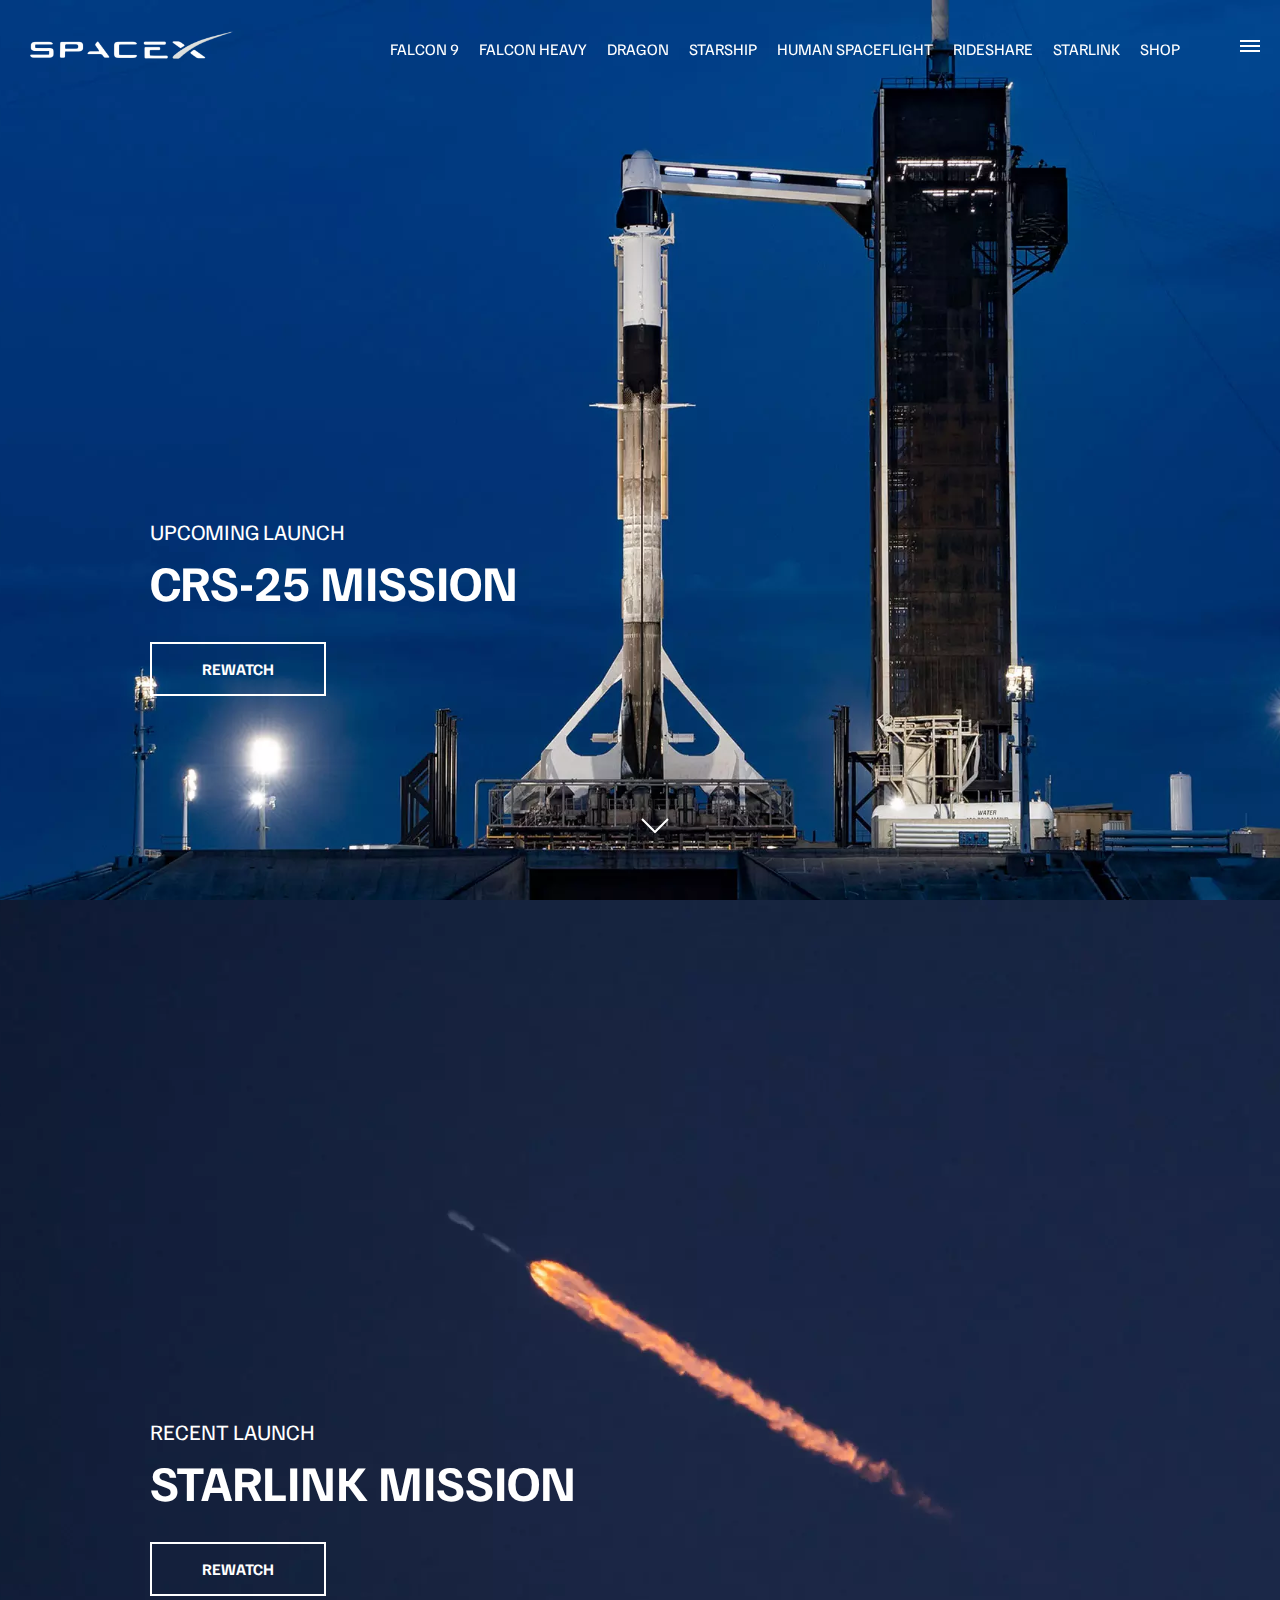
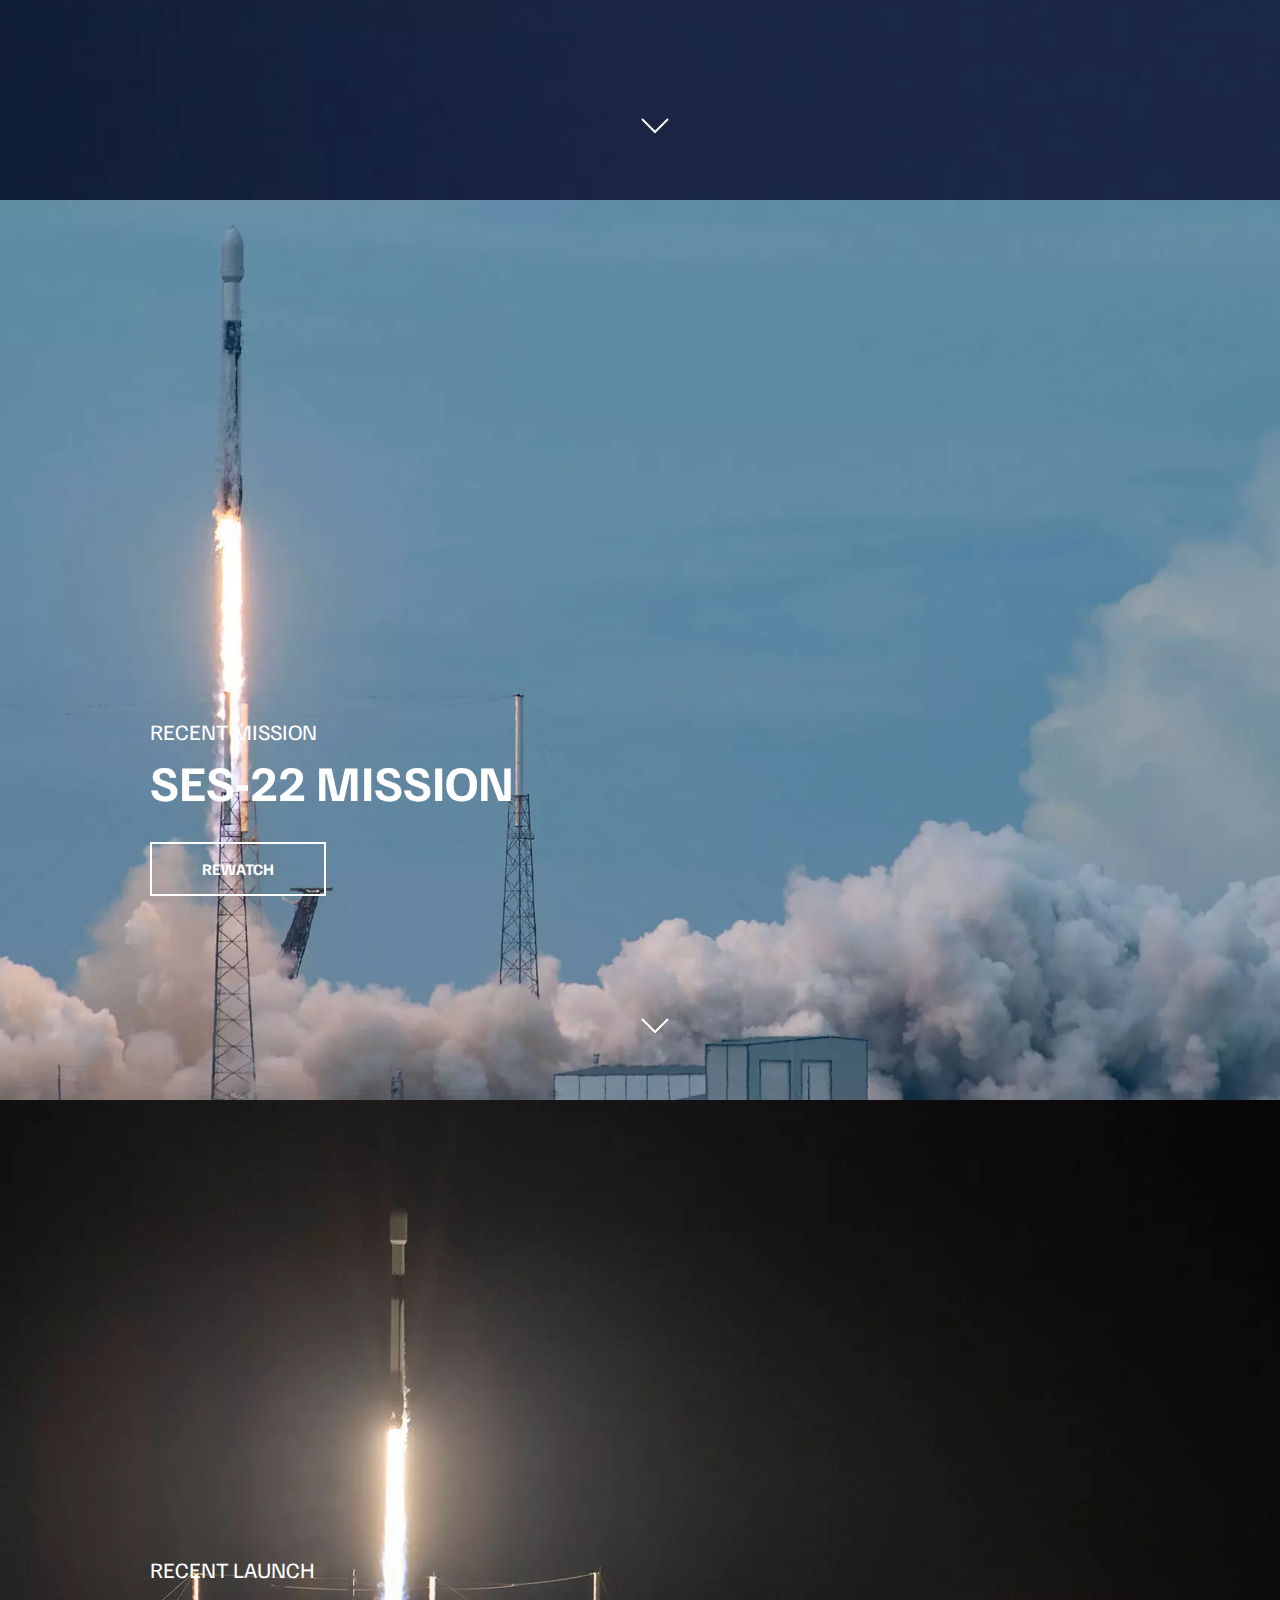
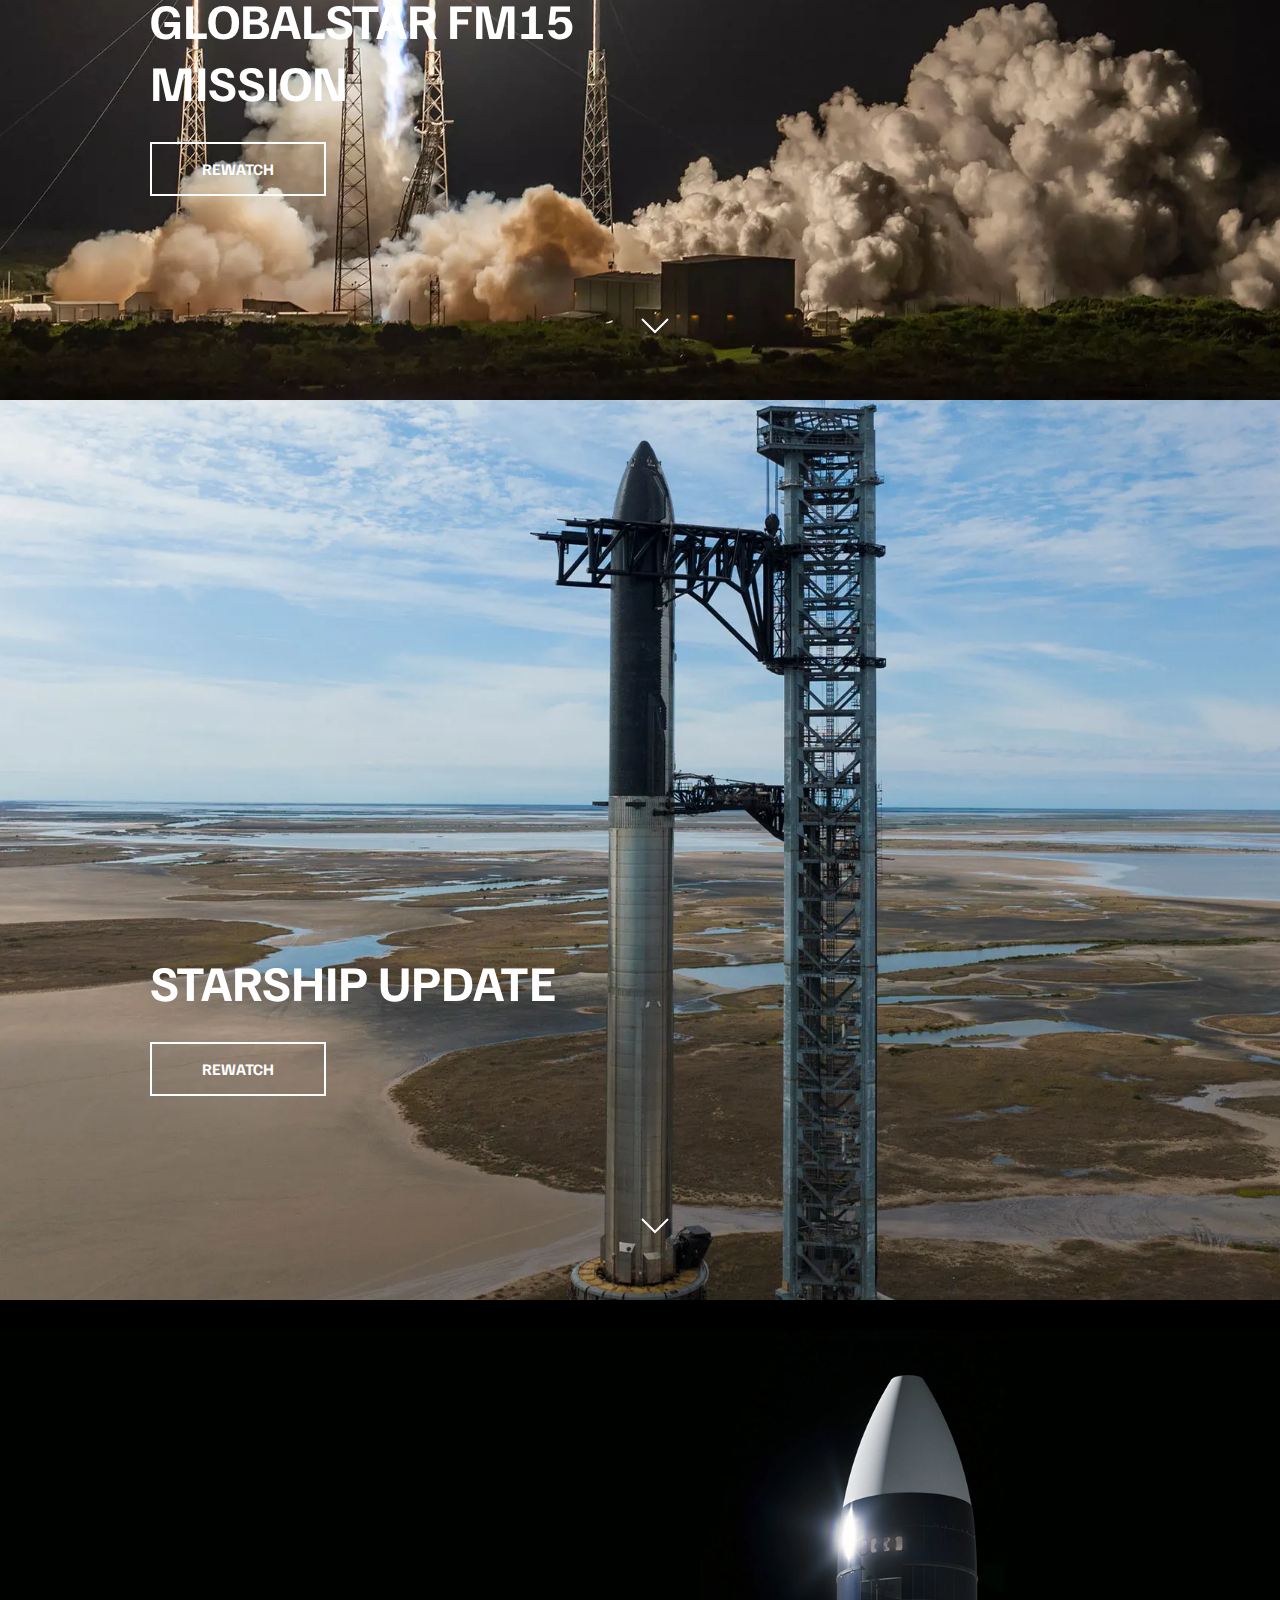
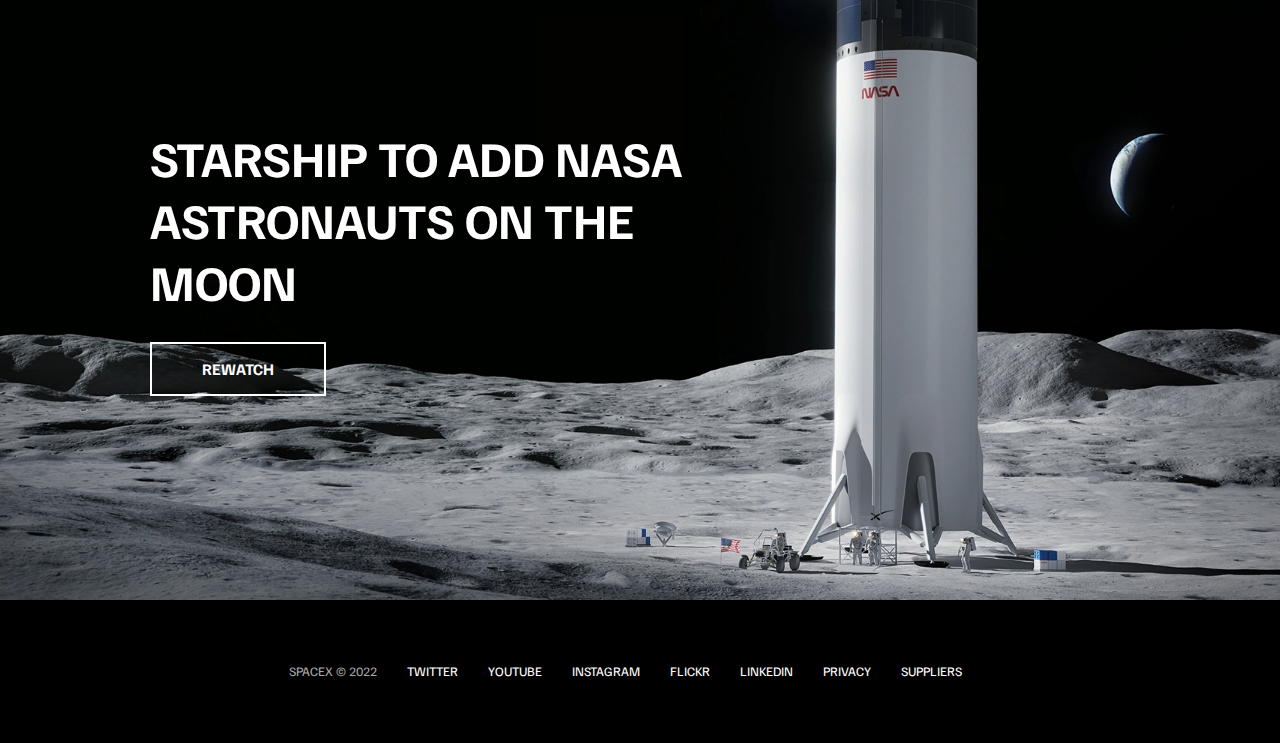
<file: index.html>
<!DOCTYPE html>
<html lang="en">
<head>
    <meta charset="UTF-8">
    <meta name="viewport" content="width=device-width, initial-scale=1.0">
    <link rel="stylesheet" href="css/style.css">
    <script src="js/script.js" defer></script>
    <title>Spacex</title>
</head>
<body>
    <div id="overlay"></div>
    <div id="mobile-menu" class="mobile-main-menu">
        <ul>
            <li><a href="#">Mission</a></li>
            <li><a href="#">Launches</a></li>
            <li><a href="#">Careers</a></li>
            <li><a href="#">Updates</a></li>
            <li><a href="#">Shop</a></li>

            <li class="mobile-only"><a href="falcon9.html">Falcon 9</a></li>
            <li class="mobile-only"><a href="falcon-Heavy.html">Falcon Heavy</a></li>
            <li class="mobile-only"><a href="dragon.html">Dragon</a></li>
            <li class="mobile-only"><a href="#">Starship</a></li>
            <li class="mobile-only"><a href="#">Human Spaceflight</a></li>
            <li class="mobile-only"><a href="#">Rideshare</a></li>
            <li class="mobile-only"><a href="#">Starlink</a></li>
        </ul>
    </div>
    <header class="main-header">
        <div class="logo">
            <a href="index.html">
                <img src="img/logo.png" alt="SpaceX">
            </a>
        </div>
        <nav class="desktop-main-menu">
            <ul>
                <li><a href="falcon9.html">Falcon 9</a></li>
                <li><a href="falcon-Heavy.html">Falcon Heavy</a></li>
                <li><a href="dragon.html">Dragon</a></li>
                <li><a href="#">Starship</a></li>
                <li><a href="#">Human Spaceflight</a></li>
                <li><a href="#">Rideshare</a></li>
                <li><a href="#">Starlink</a></li>
                <li><a href="#">Shop</a></li>
            </ul>
        </nav>
    </header>

    <!-- Hamburger Menu-->
    <button id="menu-btn" class="hamburger" type="button">
        <span class="hamburger-top"></span>
        <span class="hamburger-middle"></span>
        <span class="hamburger-bottom"></span>
    </button>

    <!-- Section A -->
    <section class="section-a">
        <div class="section-inner">
            <h4>Upcoming Launch</h4>
            <h2>CRS-25 Mission</h2>
            <a href="" class="btn animate">
                <div class="hover"></div>
                <span>Rewatch</span>
            </a>
        </div>

        <div class="scroll-arrow">
            <svg width="30px" height="20px">
                <path
                  stroke="#ffffff"
                  fill="none"
                  stroke-width="2px"
                  d="M2.000,5.000 L15.000,18.000 L28.000,5.000 "
                ></path>
            </svg>
        </div>
    </section>
    <!-- Section B-->
    <section class="section-b">
        <div class="section-inner">
            <h4>RECENT LAUNCH</h4>
            <h2>Starlink Mission</h2>
            <a href="" class="btn animate">
                <div class="hover"></div>
                <span>Rewatch</span>
            </a>
        </div>

        <div class="scroll-arrow">
            <svg width="30px" height="20px">
                <path
                  stroke="#ffffff"
                  fill="none"
                  stroke-width="2px"
                  d="M2.000,5.000 L15.000,18.000 L28.000,5.000 "
                ></path>
            </svg>
        </div>
    </section>

    <!-- Section C-->
    <section class="section-c">
        <div class="section-inner">
            <h4>Recent Mission</h4>
            <h2>SES-22 Mission</h2>
            <a href="" class="btn animate">
                <div class="hover"></div>
                <span>Rewatch</span>
            </a>
        </div>

        <div class="scroll-arrow">
            <svg width="30px" height="20px">
                <path
                  stroke="#ffffff"
                  fill="none"
                  stroke-width="2px"
                  d="M2.000,5.000 L15.000,18.000 L28.000,5.000 "
                ></path>
            </svg>
        </div>
    </section>

    <!-- Section D-->
    <section class="section-d">
        <div class="section-inner">
            <h4>Recent Launch</h4>
            <h2>Globalstar FM15 Mission</h2>
            <a href="" class="btn animate">
                <div class="hover"></div>
                <span>Rewatch</span>
            </a>
        </div>

        <div class="scroll-arrow">
            <svg width="30px" height="20px">
                <path
                  stroke="#ffffff"
                  fill="none"
                  stroke-width="2px"
                  d="M2.000,5.000 L15.000,18.000 L28.000,5.000 "
                ></path>
            </svg>
        </div>
    </section>

    <!-- Section e-->
    <section class="section-e">
        <div class="section-inner">
            <h2>Starship Update</h2>
            <a href="" class="btn animate">
                <div class="hover"></div>
                <span>Rewatch</span>
            </a>
        </div>

        <div class="scroll-arrow">
            <svg width="30px" height="20px">
                <path
                  stroke="#ffffff"
                  fill="none"
                  stroke-width="2px"
                  d="M2.000,5.000 L15.000,18.000 L28.000,5.000 "
                ></path>
            </svg>
        </div>
    </section>

    <!-- Section F-->
    <section class="section-f">
        <div class="section-inner">
            <h2> STARSHIP TO ADD NASA ASTRONAUTS ON THE MOON </h2>
            <a href="" class="btn animate">
                <div class="hover"></div>
                <span>Rewatch</span>
            </a>
        </div>
    </section>

    <!--Footer-->

    <footer>
        <ul>
            <li>SpaceX &copy; 2022</li>
            <li><a href="#">Twitter</a></li>
            <li><a href="#">Youtube</a></li>
            <li><a href="#">Instagram</a></li>
            <li><a href="#">Flickr</a></li>
            <li><a href="#">LinkedIn</a></li>
            <li><a href="#">Privacy</a></li>
            <li><a href="#">Suppliers</a></li>
        </ul>
    </footer>
    
</body>
</html>
</file>
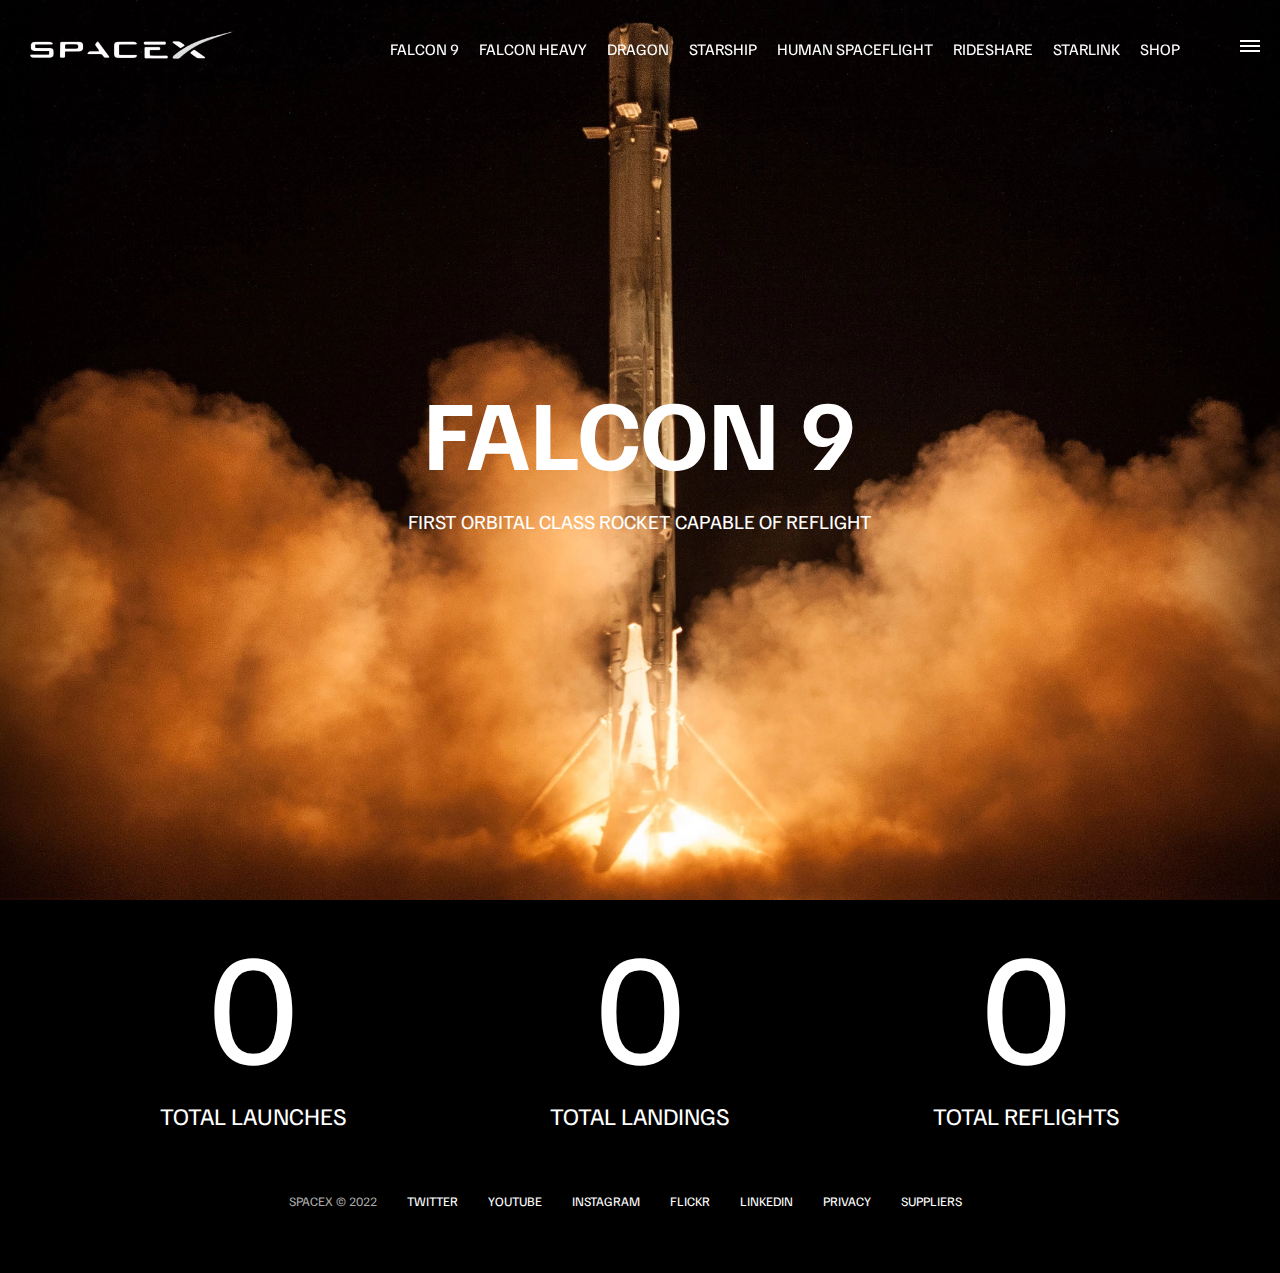
<file: falcon9.html>
<!DOCTYPE html>
<html lang="en">
<head>
    <meta charset="UTF-8">
    <meta name="viewport" content="width=device-width, initial-scale=1.0">
    <link rel="stylesheet" href="css/style.css">
    <script src="js/script.js" defer></script>
    <title>Spacex</title>
</head>
<body>
    <div id="overlay"></div>
    <div id="mobile-menu" class="mobile-main-menu">
        <ul>
            <li><a href="#">Mission</a></li>
            <li><a href="#">Launches</a></li>
            <li><a href="#">Careers</a></li>
            <li><a href="#">Updates</a></li>
            <li><a href="#">Shop</a></li>

            <li class="mobile-only"><a href="falcon9.html">Falcon 9</a></li>
            <li class="mobile-only"><a href="falcon-Heavy.html">Falcon Heavy</a></li>
            <li class="mobile-only"><a href="dragon.html">Dragon</a></li>
            <li class="mobile-only"><a href="#">Starship</a></li>
            <li class="mobile-only"><a href="#">Human Spaceflight</a></li>
            <li class="mobile-only"><a href="#">Rideshare</a></li>
            <li class="mobile-only"><a href="#">Starlink</a></li>
        </ul>
    </div>
    <header class="main-header">
        <div class="logo">
            <a href="index.html">
                <img src="img/logo.png" alt="SpaceX">
            </a>
        </div>
        <nav class="desktop-main-menu">
            <ul>
                <li><a href="falcon9.html">Falcon 9</a></li>
                <li><a href="falcon-Heavy.html">Falcon Heavy</a></li>
                <li><a href="dragon.html">Dragon</a></li>
                <li><a href="#">Starship</a></li>
                <li><a href="#">Human Spaceflight</a></li>
                <li><a href="#">Rideshare</a></li>
                <li><a href="#">Starlink</a></li>
                <li><a href="#">Shop</a></li>
            </ul>
        </nav>
    </header>

    <!-- Hamburger Menu-->
    <button id="menu-btn" class="hamburger" type="button">
        <span class="hamburger-top"></span>
        <span class="hamburger-middle"></span>
        <span class="hamburger-bottom"></span>
    </button>

    <section class="section-animate bg-falcon-9">
    </section>
    <div class="section-inner-center">
        <h3>Falcon 9</h3>
        <p>First orbital class rocket capable of reflight</p>
    </div>

    <div class="stats">
        <div>
            <span class="counter" data-target="3">0</span>
            <h4>Total Launches</h4>
        </div>
        <div>
            <span class="counter" data-target="7">0</span>
            <h4>Total Landings</h4>
        </div>
        <div>
            <span class="counter" data-target="4">0</span>
            <h4>Total Reflights</h4>
        </div>
    </div>

    <!--Footer-->

    <footer>
        <ul>
            <li>SpaceX &copy; 2022</li>
            <li><a href="#">Twitter</a></li>
            <li><a href="#">Youtube</a></li>
            <li><a href="#">Instagram</a></li>
            <li><a href="#">Flickr</a></li>
            <li><a href="#">LinkedIn</a></li>
            <li><a href="#">Privacy</a></li>
            <li><a href="#">Suppliers</a></li>
        </ul>
    </footer>
    
</body>
</html>
</file>
<file: css/style.css>
@import url('https://fonts.googleapis.com/css2?family=Familjen+Grotesk:wght@400;600;700&display=swap');

*, *::before, *::after{
    margin: 0;
    padding: 0;
    box-sizing: border-box;
}


body{
    font-family: 'Familjen Grotesk', sans-serif;
    background: #000;
    color: #fff;
}

a{
    text-decoration: none;
    color: #fff;
}

 ul{
    list-style: none;
 }

 /*    header/navbar   */


 .main-header{
    position: fixed;
    top: 0;
    left: 0;
    width: 100%;
    z-index: 3;
    display: flex;
    justify-content: space-between;
    align-items: center;
    text-transform: uppercase;
    height: 100px;
    padding: 0 30px;
 }

 /*   logo    */

 .logo{
    width: 210px;
    height: auto;
 }

 .logo img{
    display: block;
    width: 100%;
    height: auto;
 }

 /*   desktop menu    */

 .desktop-main-menu{
    margin-right: 50px;
 }

 .desktop-main-menu ul{
    display: flex;
    
 }

 .desktop-main-menu ul li{
    position: relative;
    margin-right: 20px;
    padding-bottom: 2px;
 }


 /*  menu item bottom border       */
 .desktop-main-menu ul li a::after {
    content: '';
    position: absolute;
    bottom: 0;
    left: 0;
    width: 100%;
    height: 1px;
    background: #fff;
    transform: scaleX(0);
    transition: transform 0.6s cubic-bezier(0.19, 1, 0.22, 1);
    transform-origin: right center;
 }

 .desktop-main-menu ul li a:hover::after{
    transform: scaleX(1);
    transform-origin: left center;
    transition-duration: 0.4s;

 }
/*   section */
section{
    height: 100vh;
    background-position: center center;
    background-repeat: no-repeat;
    background-size: cover;
    position: relative;
    text-transform: uppercase;
}

.section-inner{
    position: absolute;
    bottom: 200px;
    left: 150px;
    max-width: 560px;
}

.section-inner h4{
    font-size: 22px;
    margin-bottom: 5px;
    font-weight: 300;
    animation: fadeInUp 0.5s ease-in-out;
}

.section-inner h2{
    font-size: 50px;
    margin-bottom: 20px;
    font-weight: 700;
    animation: fadeInUp 0.5s ease-in-out 0.2s;
    animation-fill-mode: both; /*stop from showing at start*/


}

.scroll-arrow{
    position: absolute;
    bottom: 50px;
    left: 50%;
    transform: translateY(-50%);
    animation: fadeBounce 5s infinite;
}

.section-inner a{
    animation: fadeInUp 0.5s ease-in-out 0.4s;
    animation-fill-mode: both; /*stop from showing at start*/


}


 /*  background images  */
.section-a{
    background-image: url('../img/section-a.webp');
}


.section-b{
    background-image: url('../img/section-b.webp');
}


.section-c{
    background-image: url('../img/section-c.webp');
}


.section-d{
    background-image: url('../img/section-d.webp');
}

.section-e{
    background-image: url('../img/section-e.webp');
}

.section-f{
    background-image: url('../img/section-f.webp');
}

.btn{
    position: relative;
    display: inline-block;
    cursor: pointer;
    text-align: center;
    min-width: 130px;
    padding: 15px 50px;
    margin-top: 10px;
    border: 2px solid #fff;
    text-transform: uppercase;  
    font-weight: bold;
    overflow: hidden;
    z-index: 2;

}

.btn:hover span{
    color: #000;
}


.btn .hover{
    position: absolute;
    top: 0;
    left: 0;
    width: 100%;
    height: 100%;
    background-color: #fff;
    color: #000;
    z-index: -1;
    transform: translateY(100%);
    transition: transform 0.6s cubic-bezier(0.19, 1, 0.22, 1);

}


.btn:hover .hover{
     transform: translateY(0);

}

/* hamburger menu */

.hamburger{
    position: fixed;
    top: 40px;
    right: 20px;
    z-index: 10;
    cursor: pointer;
    width: 20px;
    height: 20px;
    background: none;
    border: none;
}

.hamburger-top,
.hamburger-middle,
.hamburger-bottom{
    position: absolute;
    width: 20px;
    height: 2px;
    top: 0;
    left: 0;
    background: #fff;
    transition: all 0.5s;
}

.hamburger-middle{
    transform: translateY(5px);
}

.hamburger-bottom{
    transform: translateY(10px);
}

/* Transition hamburger to x when open  */

.open{
    transform: rotate(90deg);
}

.open .hamburger-top{
    transform: rotate(45deg) translateY(6px) translateX(6px) ;
}

.open .hamburger-middle{
    display: none;
}

.open .hamburger-bottom{
    transform: rotate(-45deg) translateY(6px) translateX(-6px) ;

}

/* Overlay */
.overlay-show {
    position: fixed;
    top: 0;
    left: 0;
    width: 100%;
    height: 100%;
    background-color: rgba(0, 0, 0, 0.5);
    z-index: 3;
}
/*  stop body scrolling*/
.stop-scrolling {
    overflow: hidden; 
}

/* hide mobile main meni items  */
.mobile-only{
    display: none;
}
/* mobile menu*/
.mobile-main-menu{
    position: fixed;
    top: 0;
    right: 0;
    width: 350px;
    height: 100%;
    background: #000;
    z-index: 4;
    display: flex;
    align-items: center;
    justify-content: center;
    transform: translateX(100%);
    transition: transform 0.6s cubic-bezier(0.19, 1, 0.22, 1);
}

/* Bring menu from right  */
.show-menu{
    transform: translateX(0);
}


.mobile-main-menu ul{
    display: flex;
    flex-direction: column;
    align-items: end;
    justify-content: center;
    padding: 50px;
    width: 100%;
}

.mobile-main-menu ul li{
    margin-bottom: 20px;
    font-size: 18px;
    text-transform: uppercase;
    border-bottom: 1px #555 dotted;
    width: 100%;
    text-align: right;
    padding-bottom: 8px;
}

.mobile-main-menu ul li a{
    color: #fff;
    transition: color 0.6s;
}

.mobile-main-menu ul li a:hover{
    color: #aaa;
}


/* Inner Pages  */
.bg-falcon-9{
    background-image: url('../img/falcon-9.webp');
}

.section-animate{
    animation: fadeIn 2s ease-in-out;
}


.section-inner-center{
    position: absolute;
    top: 50%;
    left: 50%;
    transform: translate(-50%, -50%);
    text-transform: uppercase;
    text-align: center;
}

.section-inner-center h3{
    font-size: 100px;
    margin-bottom: 15px;
    animation: fadeInUp 0.5s ease-in-out;
}

.section-inner-center p {
    font-size: 20px;
    animation: fadeInUp 0.5s ease-in-out 0.2s;
    animation-fill-mode: both;
}

/*  stats*/
.stats{
    max-width: 960px;
    margin: 0 auto;
    display: flex;
    align-items: center;
    justify-content: space-between;
    text-align: center;
    text-transform: uppercase;
}

.stats div span{
    font-size: 160px;
}

.stats div h4{
    font-size: 24px;
    font-weight: 300;
}


/*    Animation  */
@keyframes fadeInUp {
    0%{
        opacity: 0;
        transform: translateY(140px);
    }
    100%{
        opacity: 1;
        transform: translateY(0);
    }
}

@keyframes fadeIn {
    0%{
        opacity: 0;
    }
    100%{
        opacity: 1;
    }
}

@keyframes fadeBounce {
    0%,
    20%,
    50%,
    80%,
    100% {
        opacity: 0;
        transform: translateY(-20px);
    }

    40%{
        opacity: 1;
        transform: translateY(0);
    }
}

     /* Footer  */

     footer{
        position: relative;
        padding: 55px 0;
     }

     footer ul{
        display: flex;
        justify-content: center;
        align-items: center;
        flex-wrap: wrap;
     }

     footer ul li {
        margin-right: 30px;
        color: #aaa;
        text-transform: uppercase;
        font-size: 13px;
        line-height: 2.5;
     }

     footer ul li a{
        color: #fff;
        transition: color 0.6s;

     }

     footer ul li a:hover{
        color: #aaa;
     }

     /*  media queries */

     @media (max-width: 960px) {
        /* hide desktop menu*/
        .desktop-main-menu{
            display: none;
        }

        /* show main mobile items  */
        .mobile-only{
            display: block;
        }




     }

     @media (max-width: 600px) {
        .section-inner{
            bottom: 75px;
            left: 20px;
        }

        .section-inner h2{
            font-size: 40px;
        }

        footer ul li:first-child{
            position: absolute;
            top: 30px;
            left: 50%;
            transform: translate(-50%, -50%);
        }

        footer ul li{
            margin-right: 15px;
        }

        .logo{
            width: 150px;
            margin: auto;
        }

     }
</file>
